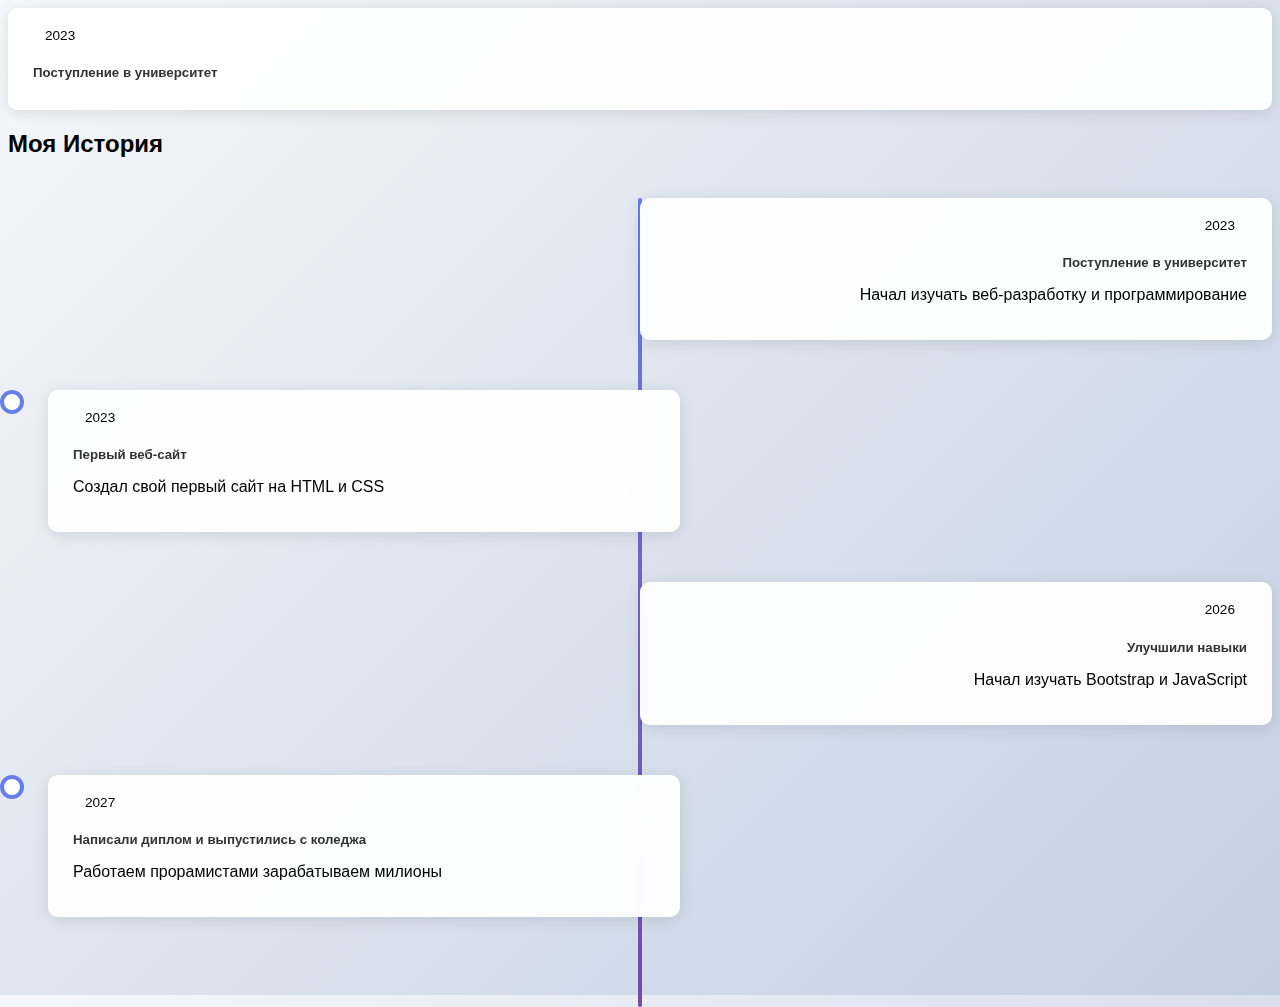
<file: timeline.html>
<head>
    <meta charset="UTF-8">
    <meta name="viewport" content="width=device-width, initial-scale=1.0">
    <title>Эксперимент с Bootstrap</title>
    <link href="https://cdn.jsdelivr.net/npm/bootstrap@5.3.8/dist/css/bootstrap.min.css" rel="stylesheet"
        integrity="sha384-sRIl4kxILFvY47J16cr9ZwB07vP4J8+LH7qKQnuqkuIAvNWLzeN8tE5YBujZqJLB" crossorigin="anonymous" />
    <link rel="stylesheet" href="custom.css">

    
    <div class="timeline-content">
        <span class="badge bg-primary mb-2">
            <i class="bi bi-mortarboard-fill"></i> 2023
        </span>
        <h5>Поступление в университет</h5>
        
    </div>
</head>

<body>
    <div class="container my-5">
        <h2 class="text-center mb-5">Моя История</h2>
        <!-- Временная шкала -->
        <div class="timeline">




            <!-- Событие 1 (справа) -->
            <div class="timeline-item">
                <div class="timeline-content">
                    <!-- TODO: Добавьте бейдж с годом -->
                    <span class="badge bg-success mb-2">2023</span>
                    <h5>Поступление в университет</h5>
                    <p class="text-muted">
                        Начал изучать веб-разработку и программирование
                    </p>
                </div>
            </div>





            <!-- Событие 2 (слева) -->
            <div class="timeline-item timeline-item-left">
                <div class="timeline-content">
                    <span class="badge bg-warning text-dark mb-2">2023</span>
                    <h5>Первый веб-сайт</h5>
                    <p class="text-muted">
                        Создал свой первый сайт на HTML и CSS
                    </p>
                </div>
            </div>
            <!-- Событие 3 (справа) -->
            <div class="timeline-item">
                <div class="timeline-content">
                    <!-- TODO: Добавьте бейдж с годом -->
                    <span class="badge bg-danger mb-2">2026</span>
                    <h5>Улучшили навыки </h5>
                    <p class="text-muted">
                        Начал изучать Bootstrap и JavaScript
                    </p>
                </div>
            </div>





            <!-- Событие 4 (слева) -->
            <div class="timeline-item timeline-item-left">
                <div class="timeline-content">
                    <span class="badge bg-primary mb-2">2027</span>
                    <h5>Написали диплом и выпустились с коледжа</h5>
                    <p class="text-muted">
                        Работаем прорамистами зарабатываем милионы
                    </p>
                </div>
</file>
<file: custom.css>
.card {
    transition: transform 0.3s ease;
}

.card:hover {
    transform: scale(1.05);
}

/* Общие стили */
body {
    font-family: "Segoe UI", Tahoma, Geneva, Verdana, sans-serif;
}

/* Кастомные цвета для навбара */
.navbar-brand {
    font-weight: bold;
    font-size: 1.5rem;
    letter-spacing: 1px;
}

.navbar-dark .navbar-nav .nav-link:hover {
    color: #ffc107 !important;
    transition: color 0.3s ease;
}

/* Улучшение Hero-секции */
#home {
    background: linear-gradient(135deg, #667eea 0%, #764ba2 100%);
    color: white;
    min-height: 400px;
    display: flex;
    align-items: center;
}

#home h1 {
    color: white;
}

#home .lead {
    color: rgba(255, 255, 255, 0.9);
}

#home .btn {
    box-shadow: 0 4px 15px rgba(0, 0, 0, 0.2);
    transition: transform 0.3s ease;
}

#home .btn:hover {
    transform: translateY(-3px);
    box-shadow: 0 6px 20px rgba(0, 0, 0, 0.3);
}

/* Анимация для карточек */
.card {
    transition: transform 0.3s ease, box-shadow 0.3s ease;
}

.card:hover {
    transform: translateY(-10px);
    box-shadow: 0 10px 30px rgba(0, 0, 0, 0.15) !important;
}

/* Стилизация кнопок */
.btn {
    border-radius: 25px;
    padding: 10px 30px;
    font-weight: 500;
    transition: all 0.3s ease;
}

/* Улучшение формы */
.form-control:focus {
    border-color: #667eea;
    box-shadow: 0 0 0 0.2rem rgba(102, 126, 234, 0.25);
}

/* Анимация для бейджей */
.badge {
    padding: 8px 15px;
    font-size: 0.9rem;
    font-weight: 500;
    transition: transform 0.2s ease;
}

.badge:hover {
    transform: scale(1.1);
    cursor: pointer;
}

/* Стилизация прогресс-баров */
.progress {
    height: 25px;
    border-radius: 15px;
    background-color: #e9ecef;
}

.progress-bar {
    border-radius: 15px;
    font-weight: bold;
    line-height: 25px;
}

/* Улучшение аккордеона */
.accordion-button:not(.collapsed) {
    background-color: #667eea;
    color: white;
}

.accordion-button:focus {
    box-shadow: none;
    border-color: #667eea;
}

/* Футер */
footer {
    background-color: #212529;
    color: white;
    padding: 40px 0;
    margin-top: 80px;
}

footer h5 {
    color: #ffc107;
    margin-bottom: 20px;
}

footer a {
    color: rgba(255, 255, 255, 0.7);
    text-decoration: none;
    transition: color 0.3s ease;
}

footer a:hover {
    color: #ffc107;
}


.timeline {
    position: relative;
    padding: 20px 0;
}



/* Центральная линия */
.timeline::before {
    content: '';
    position: absolute;
    left: 50%;
    transform: translateX(-50%);
    width: 4px;
    height: 100%;
    background: linear-gradient(180deg, #667eea 0%, #764ba2 100%);
    border-radius: 2px;
}

/* Контейнер события */
.timeline-item {
    position: relative;
    margin-bottom: 50px;
    width: 50%;
    padding-right: 40px;
    text-align: right;
    margin-left: 50%;
}

/* Левые элементы */
.timeline-item-left {
    margin-left: 0 !important;
    padding-right: 0;
    padding-left: 40px;
    text-align: left;
}

/* Адаптивность */
@media (max-width: 768px) {
    #home {
        min-height: 300px;
    }

    #home h1 {
        font-size: 2rem;
    }

    .card {
        margin-bottom: 20px;
    }

}

/* Круглые точки на линии */
.timeline-item::before {
    content: '';
    position: absolute;
    right: -8px;
    top: 0;
    width: 16px;
    height: 16px;
    background: white;
    border: 4px solid #667eea;
    border-radius: 50%;
    z-index: 1;
    transform: 0, 3s ease;
    transition: all;
}

/* Точки для левых элементов */
.timeline-item-left::before {
    right: auto;
    left: -8px;
}

/* Увеличение точки при наведении */
.timeline-item:hover::before {
    transform: scale(1.5);
    background: #667eea;
}

/* Карточка с контентом */
.timeline-content {
    background: white;
    padding: 20px 25px;
    border-radius: 10px;
    box-shadow: 0 3px 15px rgba(0, 0, 0, 0.1);
    transition: all 0.3s ease;
}

.timeline-content:hover {
    transform: translateY(-5px);
    box-shadow: 0 8px 25px rgba(0, 0, 0, 0.15);
}

.timeline-content h5 {
    color: #333;
    margin-bottom: 10px;
    font-weight: 600;
}

.timeline-content .badge {
    font-size: 0.85rem;
    padding: 5px 12px;
}

/* Мобильная версия */
@media (max-width: 768px) {

    /* Линия слева */
    .timeline::before {
        left: 20px;
    }

    /* Все элементы слева */
    .timeline-item,
    .timeline-item-left {
        width: 100%;
        margin-left: 0 !important;
        padding-left: 60px;
        padding-right: 0;
        text-align: left;
    }

    /* Точки слева */
    .timeline-item::before,
    .timeline-item-left::before {
        left: 12px;
        right: auto;
    }
}

body {
    background: linear-gradient(135deg, #f5f7fa 0%, #c3cfe2 100%);
    min-height: 100vh;
}

.timeline-content {
    background: rgba(255, 255, 255, 0.95);
    backdrop-filter: blur(10px);
}

@keyframes pulse {

    0%,
    100% {
        box-shadow: 0 0 0 0 rgba(102, 126, 234, 0.7);
    }

    50% {
        box-shadow: 0 0 0 10px rgba(102, 126, 234, 0);
    }
}

.timeline-item::before {
    animation: pulse 2s infinite;
}
</file>
